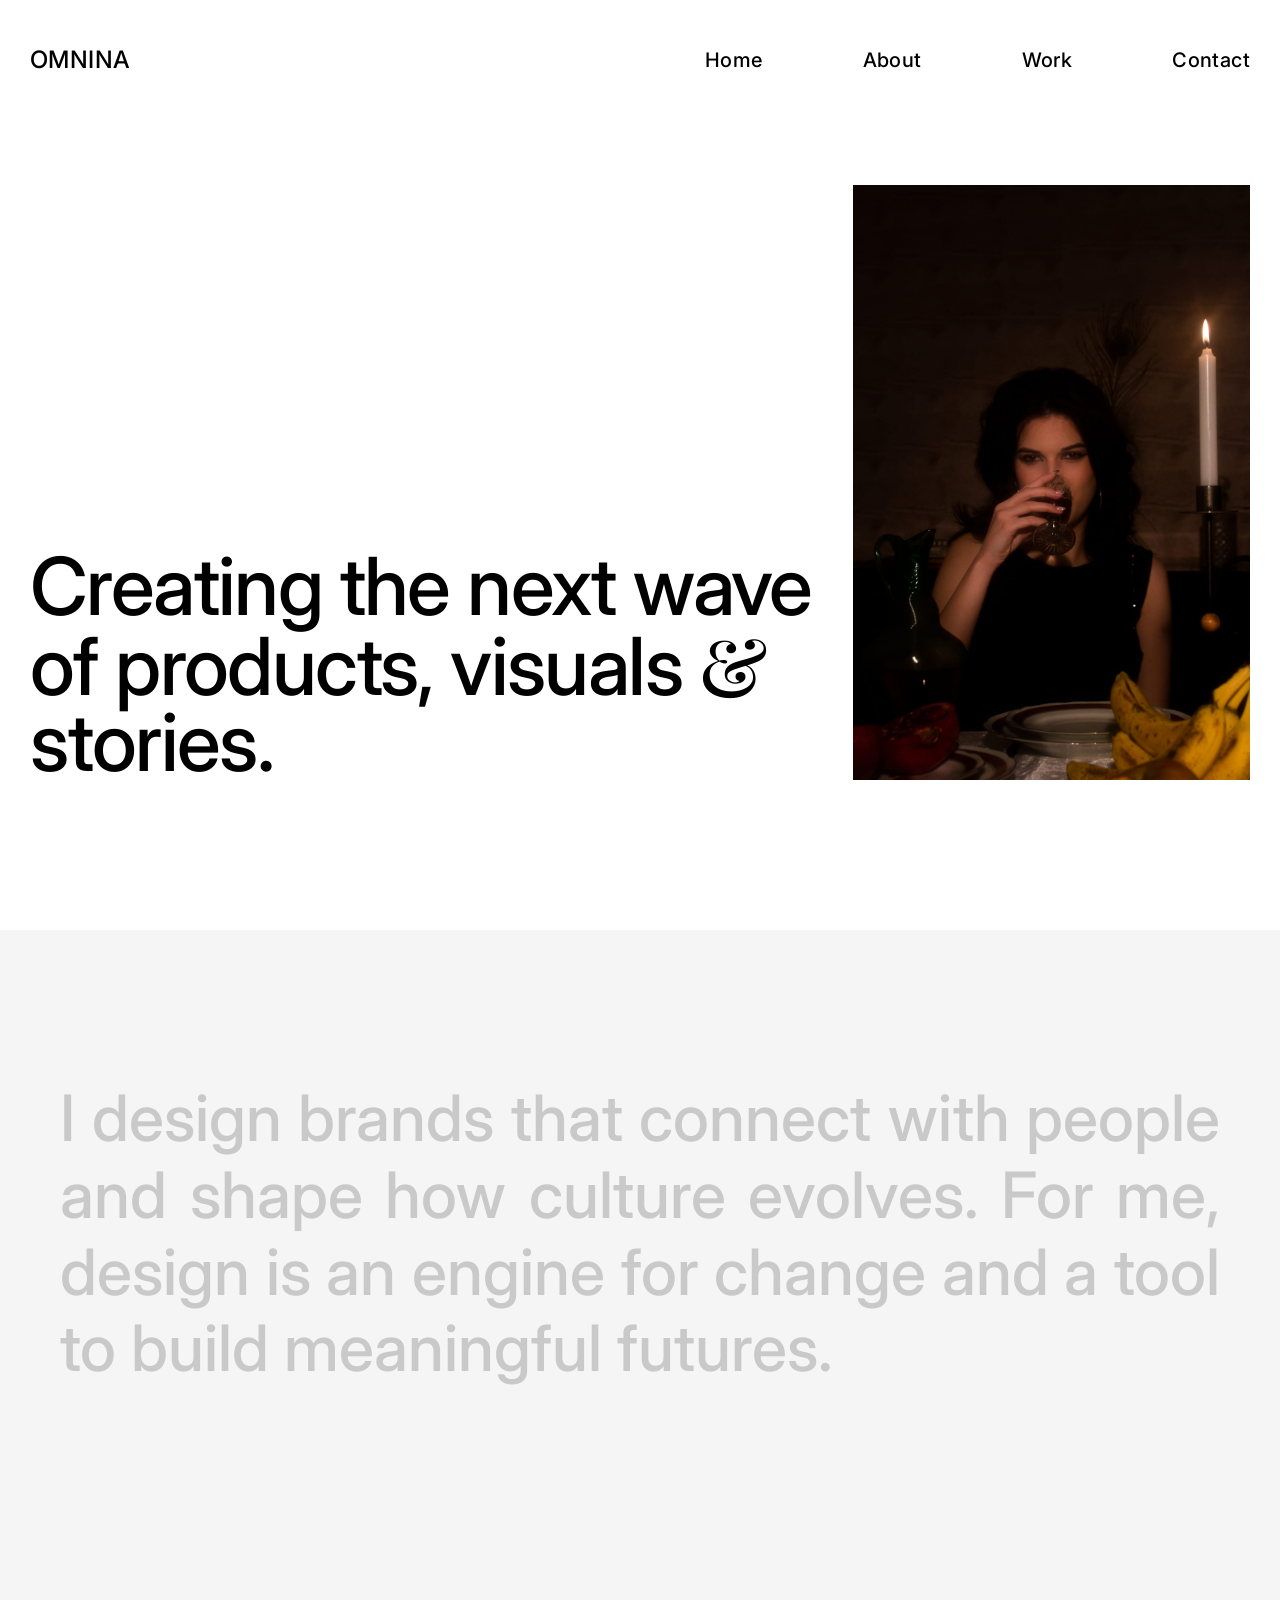
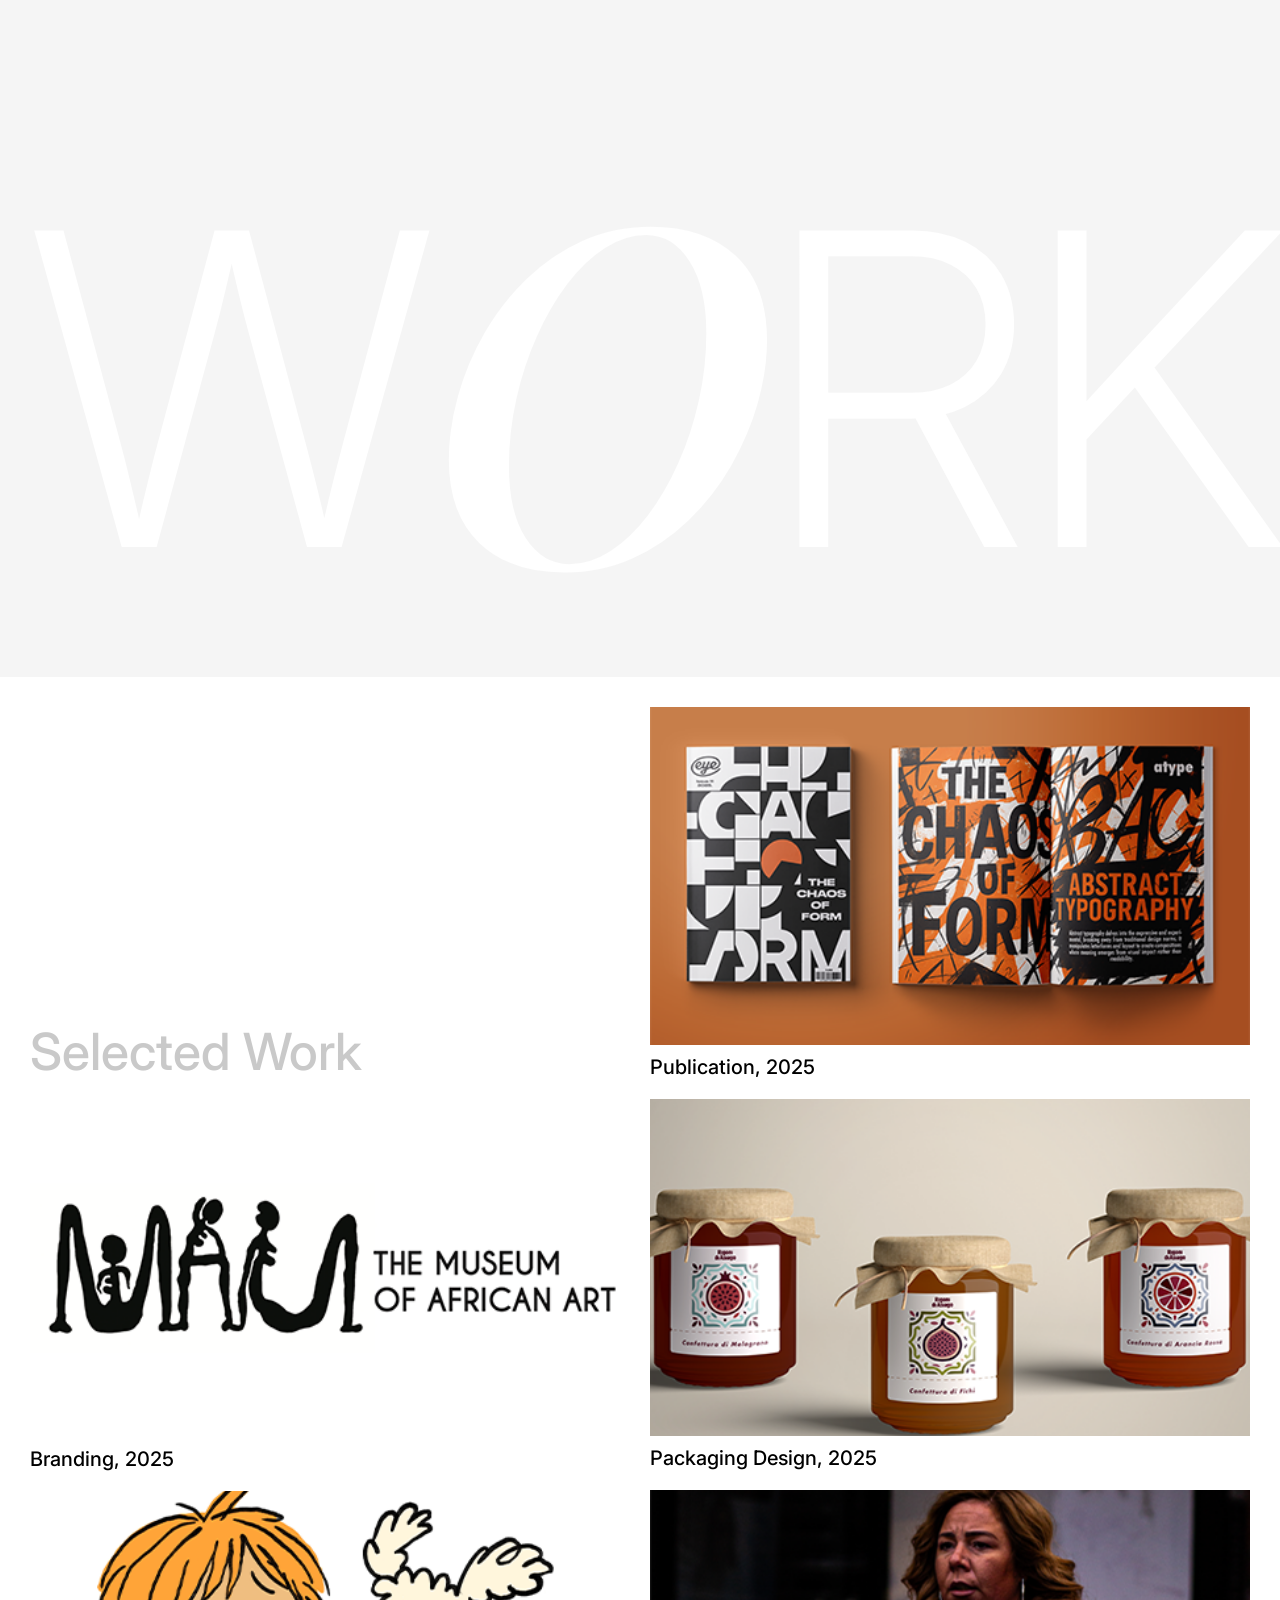
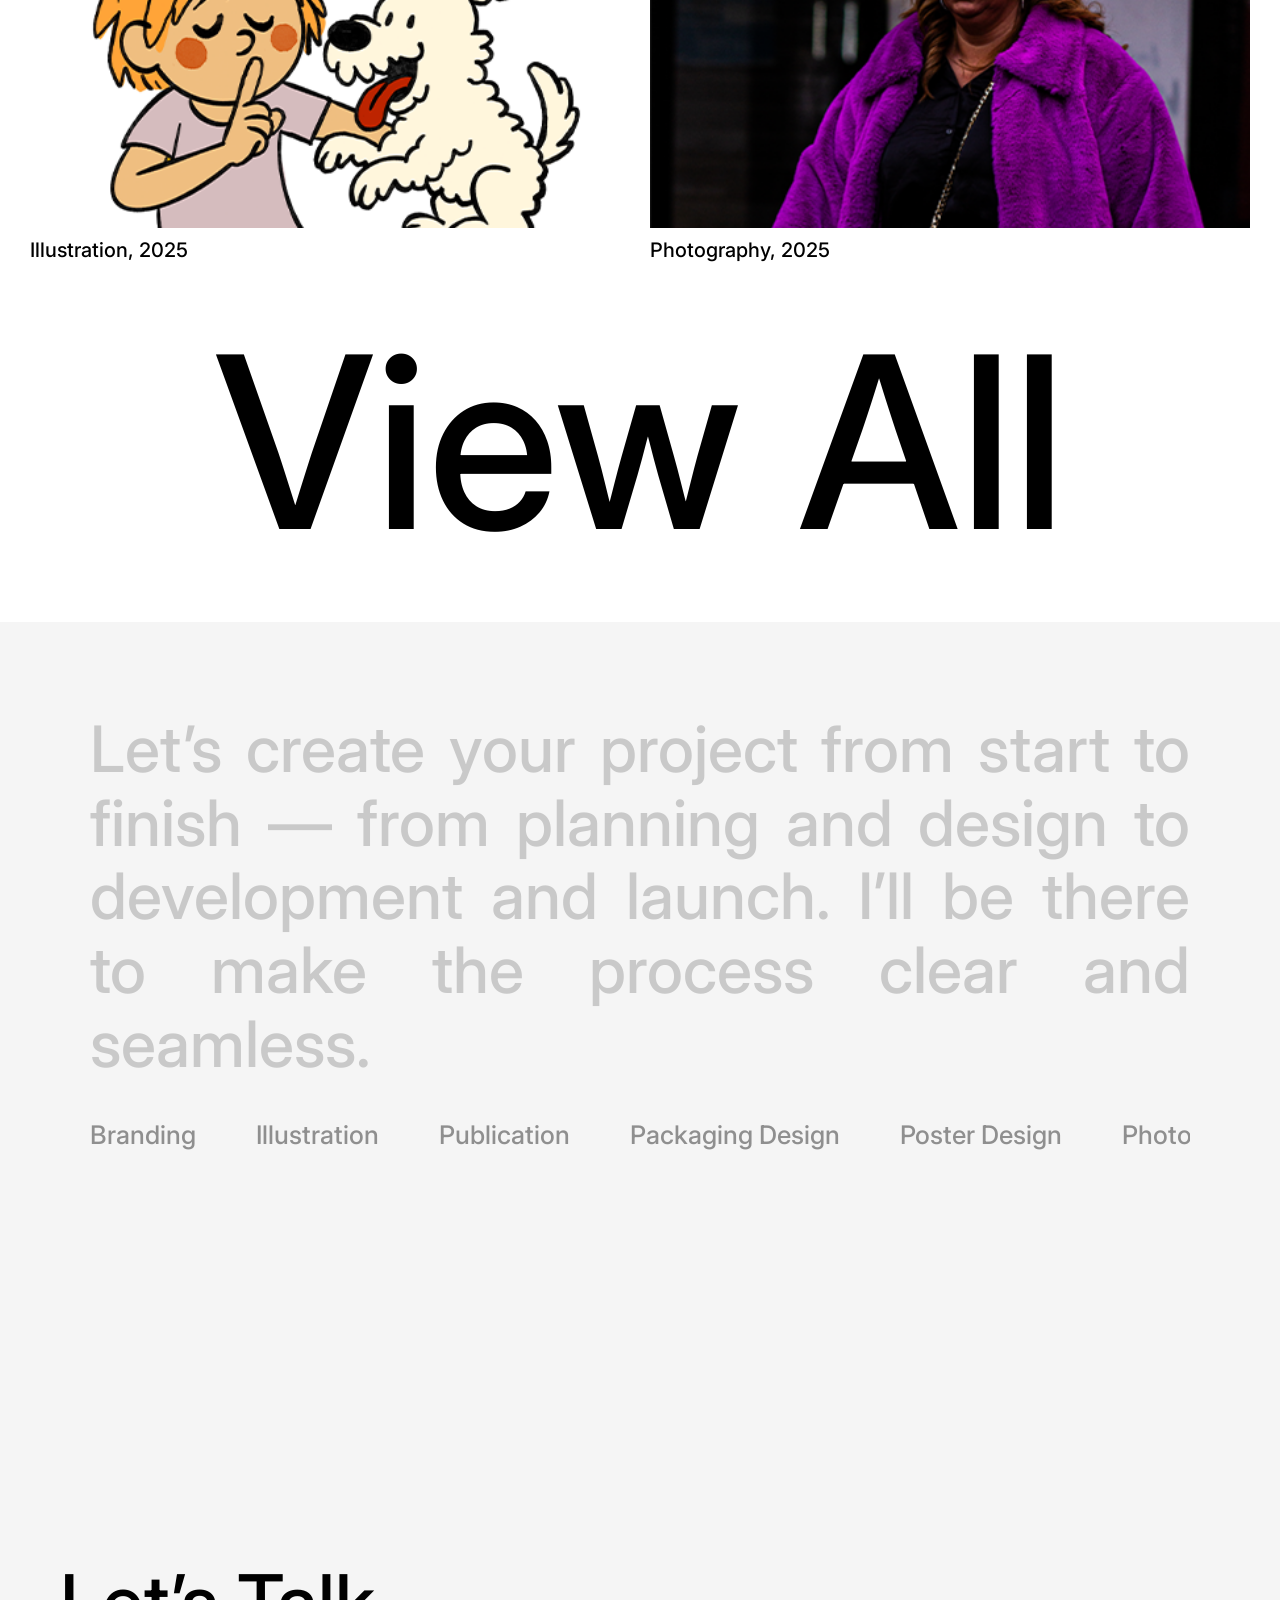
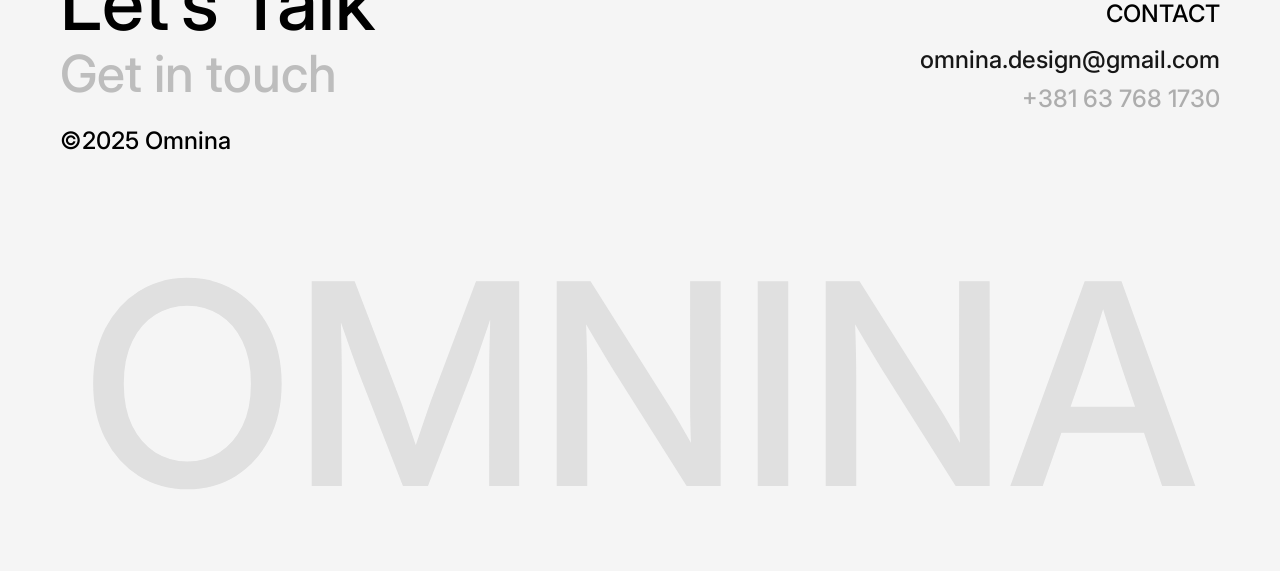
<file: index.html>
<!doctype html>
<html lang="sr">
<head>
  <meta charset="utf-8" />
  <meta name="viewport" content="width=device-width, initial-scale=1" />

  <title>OMNINA</title>

<link rel="preconnect" href="https://fonts.googleapis.com">
<link rel="preconnect" href="https://fonts.gstatic.com" crossorigin>
<link href="https://fonts.googleapis.com/css2?family=Inter:ital,opsz,wght@0,14..32,100..900;1,14..32,100..900&family=Playfair+Display:ital,wght@0,400..900;1,400..900&display=swap" rel="stylesheet">
  <link rel="stylesheet" href="styles.css" />
   <script src="script.js" defer></script>
</head>
<body>

<header class="site-header">
  <div class="header-inner">
    <div class="logo">OMNINA</div>

    <nav class="nav">
      <a href="index.html" class="nav-link">Home</a>
      <a href="about.html" class="nav-link">About</a>
      <a href="work.html" class="nav-link">Work</a>
      <a href="contact.html" class="nav-link">Contact</a>
    </nav>

  </div>
</header>
  <main id="home" class="hero">
    <div class="hero-inner">
      <div class="hero-copy">
        <h1 class="headline">
          Creating the next wave of products, visuals <span class="ampersand">&amp;</span> stories.
        </h1>
      </div>

      <div class="hero-media">
        <img src="img/ja.JPG" alt="Portrait" class="hero-image" />
      </div>
    </div>
  </main>

  <section id="about"></section>
  <section id="work"></section>
  <section id="contact"></section>
  <section class="statement">

<section class="statement">
  <p class="scroll-fill">
    I design brands that connect with people and shape how culture evolves.
    For me, design is an engine for change and a tool to build meaningful futures.
  </p>
</section>

<section class="work-title">
  <h2 class="work-text">
      <h1 class="work-text">W<span class="work-o">O</span>RK</h1>
  </h2>
</section>

<section id="work" class="selected-work">
  <div class="sw-col">
    <div class="sw-heading"><h3 class="word-fill">Selected Work</h3></div>

    <figure class="sw-item">
      <img class="thumb" src="img/brending.png" alt="Branding" />
      <figcaption>Branding, 2025</figcaption>
    </figure>

    <figure class="sw-item">
      <img class="thumb" src="img/ilustracija.png" alt="Illustration" />
      <figcaption>Illustration, 2025</figcaption>
    </figure>
  </div>

  <div class="sw-col">
    <figure class="sw-item">
      <img class="thumb" src="img/publikacije.png" alt="Publication" />
      <figcaption>Publication, 2025</figcaption>
    </figure>

    <figure class="sw-item">
      <img class="thumb" src="img/pakovanje.png" alt="Packaging Design" />
      <figcaption>Packaging Design, 2025</figcaption>
    </figure>

    <figure class="sw-item">
      <img class="thumb" src="img/foto.png" alt="Photography" />
      <figcaption>Photography, 2025</figcaption>
    </figure>
  </div>
</section>

<section class="cta-viewall">
  <a href="work.html" class="cta-link">View All</a>
</section>

<section class="service-card">
  <p class="scroll-fill">
    Let’s create your project from start to finish — from planning and design to
    development and launch. I’ll be there to make the process clear and seamless.
  </p>

  <div class="marquee">
    <div class="marquee-track">
      <span>Branding</span>
      <span>Illustration</span>
      <span>Publication</span>
      <span>Packaging Design</span>
      <span>Poster Design</span>
      <span>Photography</span>

      <span>Branding</span>
      <span>Illustration</span>
      <span>Publication</span>
      <span>Packaging Design</span>
      <span>Poster Design</span>
      <span>Photography</span>
    </div>
  </div>
</section>
<section class="site-footer">
  <div class="footer-inner">
    <div class="f-left">
      <h4 class="ft-title">Let’s Talk</h4>
      <div class="ft-sub">Get in touch</div>
      <div class="ft-copy">©2025 Omnina</div>
    </div>

    <div class="f-right">
      <div class="ft-label">CONTACT</div>
        <a href="mailto:omnina.desing@gmail.com" class="ft-link">omnina.design@gmail.com</a>
        <a href="tel:+381637681730" class="ft-link dim">+381 63 768 1730</a>
    </div>
  </div>

  <div class="footer-watermark" aria-hidden="true">OMNINA</div>
</section>

</body>
</html>
</file>
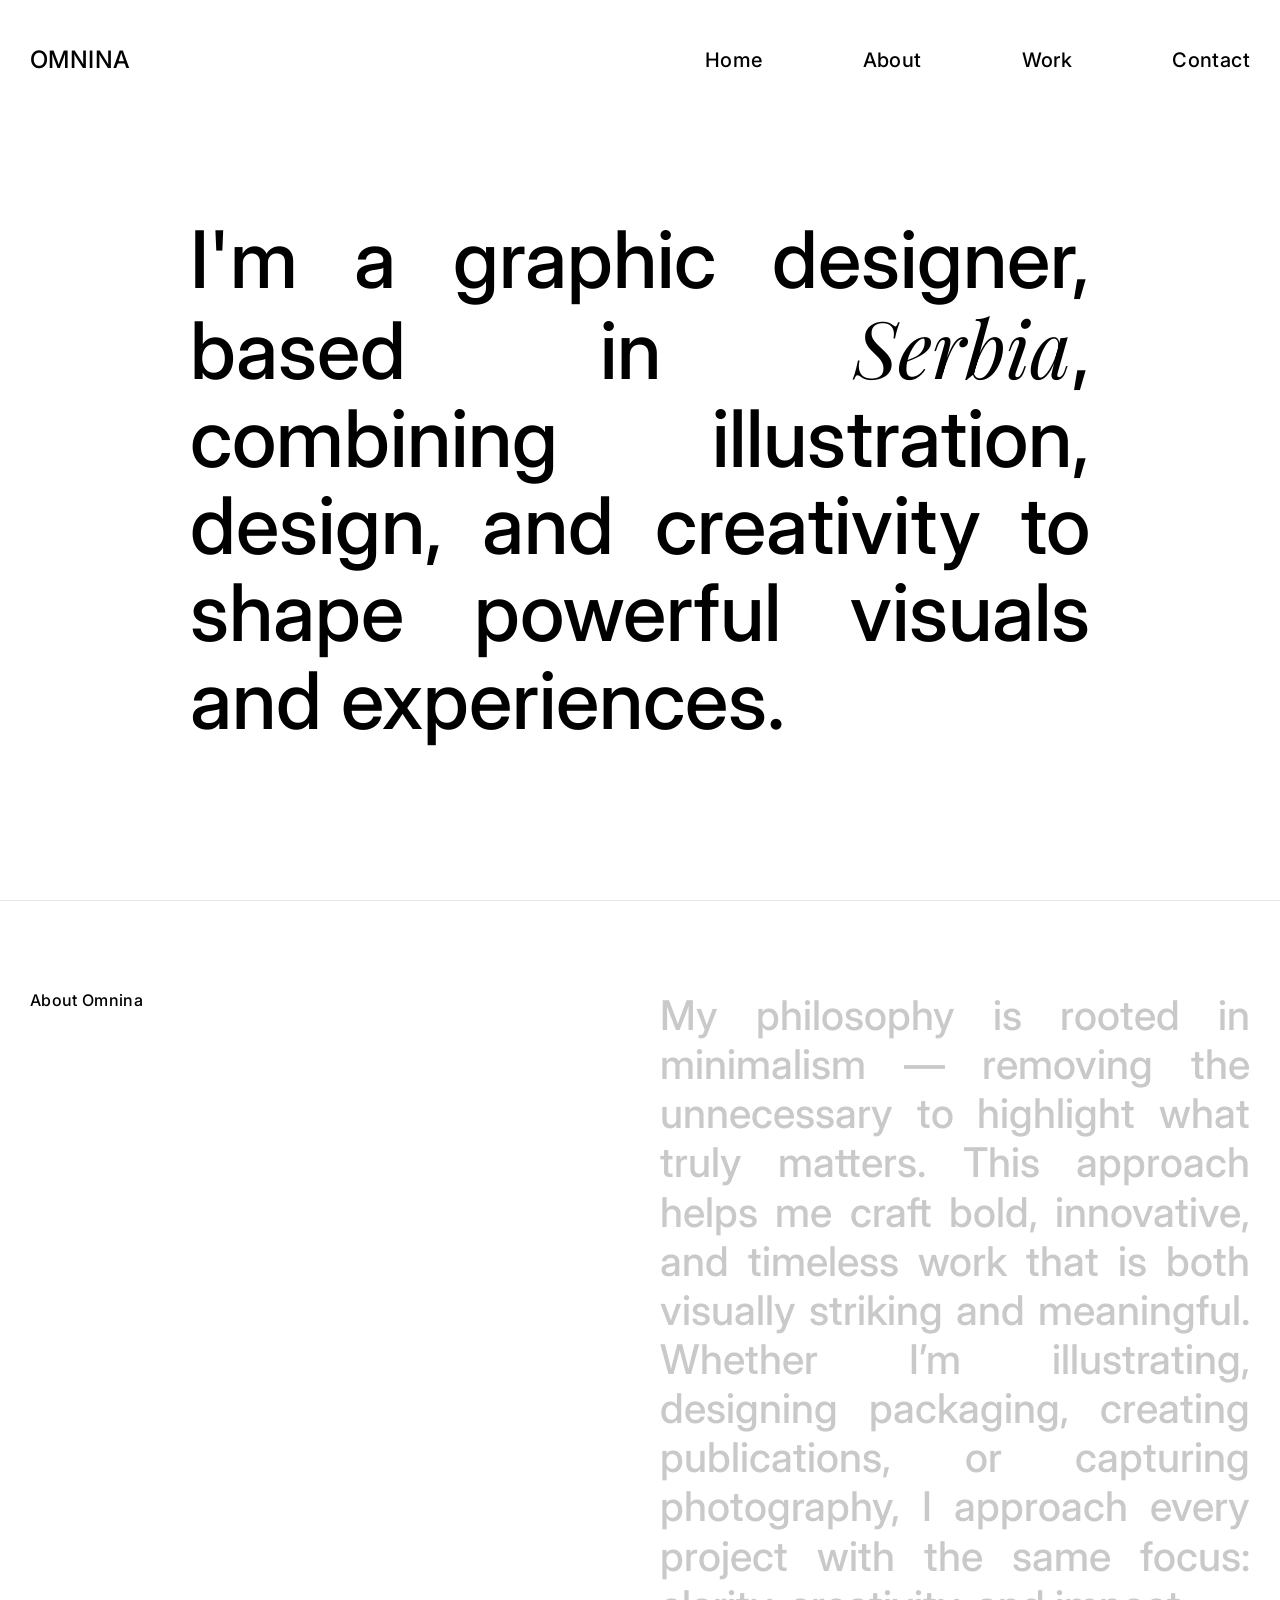
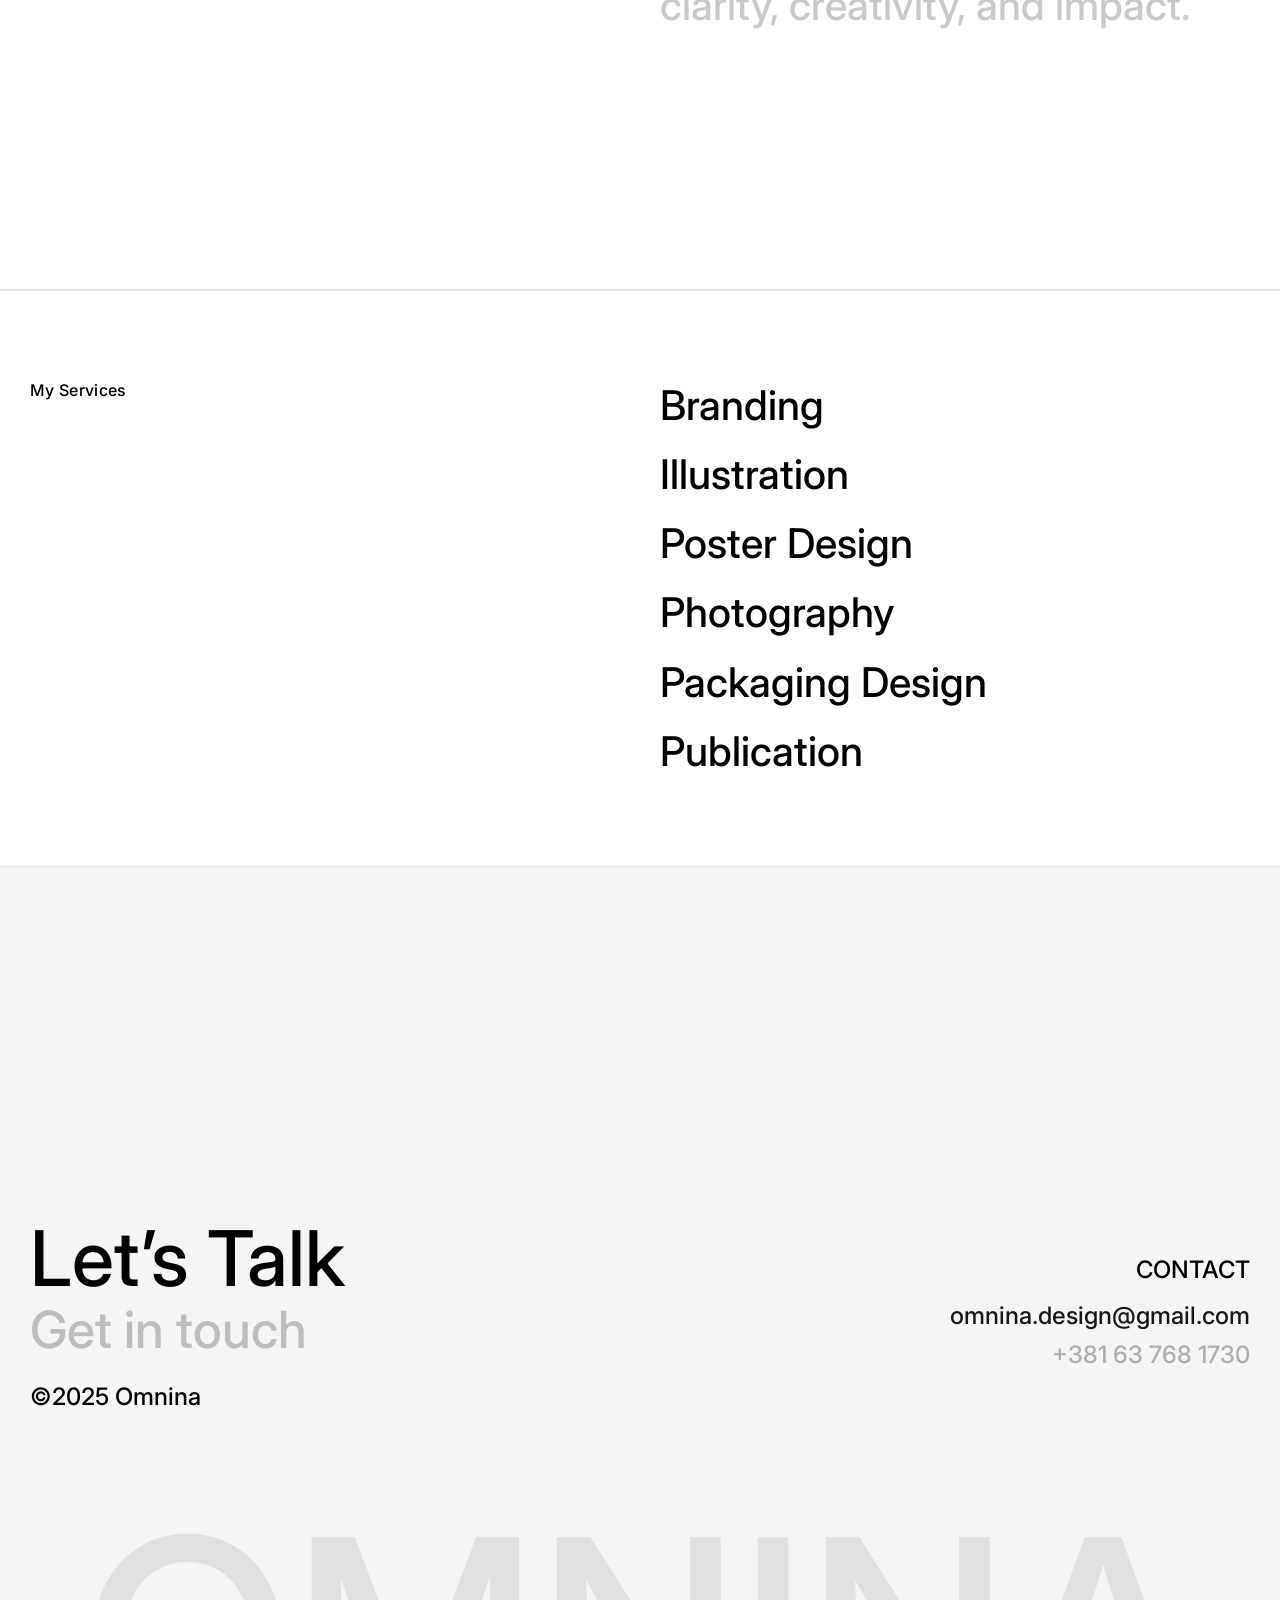
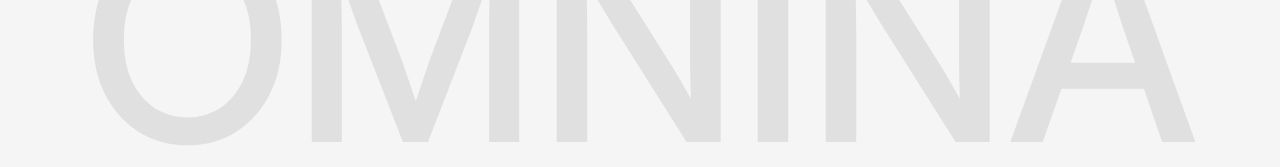
<file: about.html>
<!doctype html>
<html lang="en">
<head>
  <meta charset="utf-8" />
  <meta name="viewport" content="width=device-width, initial-scale=1" />
  <title>About — Omnina</title>
<link rel="preconnect" href="https://fonts.googleapis.com">
<link rel="preconnect" href="https://fonts.gstatic.com" crossorigin>
<link href="https://fonts.googleapis.com/css2?family=Inter:ital,opsz,wght@0,14..32,100..900;1,14..32,100..900&family=Playfair+Display:ital,wght@0,400..900;1,400..900&display=swap" rel="stylesheet">
  <link rel="stylesheet" href="styles.css" />
   <script src="script.js" defer></script>
</head>
<body>

<header class="site-header">
  <div class="header-inner">
    <div class="logo">OMNINA</div>

    <nav class="nav">
      <a href="index.html" class="nav-link">Home</a>
      <a href="about.html" class="nav-link">About</a>
      <a href="work.html" class="nav-link">Work</a>
      <a href="contact.html" class="nav-link">Contact</a>
    </nav>

  </div>
</header>

  <section id="about" class="about-hero">
    <p class="about-hero-copy">
      I'm a graphic designer, based in <span class="serbia-ital">Serbia</span>, combining illustration, design, and creativity to shape powerful visuals and experiences.
    </p>
  </section>

  <section class="about-split about-split--full">
    <div class="split-left">
      <h6 class="split-label">About Omnina</h6>
    </div>
    <div class="split-right">
      <p class="split-copy scroll-fill">
        My philosophy is rooted in minimalism — removing the unnecessary to highlight what truly matters.
        This approach helps me craft bold, innovative, and timeless work that is both visually striking and meaningful.
        Whether I’m illustrating, designing packaging, creating publications, or capturing photography,
        I approach every project with the same focus: clarity, creativity, and impact.
      </p>
    </div>
  </section>

  <section class="about-split about-services">
    <div class="split-left">
      <h6 class="split-label">My Services</h6>
    </div>
<div class="services-grid">
  <div class="svc">Branding</div>
  <div class="svc">Illustration</div>
  <div class="svc">Poster Design</div>
  <div class="svc">Photography</div>
  <div class="svc">Packaging Design</div>
  <div class="svc">Publication</div>    
</div>
  </section>

  <section class="site-footer" id="contact">
    <div class="footer-inner">
      <div class="f-left">
        <h4 class="ft-title">Let’s Talk</h4>
        <div class="ft-sub">Get in touch</div>
        <div class="ft-copy">©2025 Omnina</div>
      </div>
      <div class="f-right">
        <div class="ft-label">CONTACT</div>
        <a href="mailto:omnina.desing@gmail.com" class="ft-link">omnina.design@gmail.com</a>
        <a href="tel:+381637681730" class="ft-link dim">+381 63 768 1730</a>
      </div>
    </div>
    <div class="footer-watermark" aria-hidden="true">OMNINA</div>
  </section>

</body>
</html>
</file>
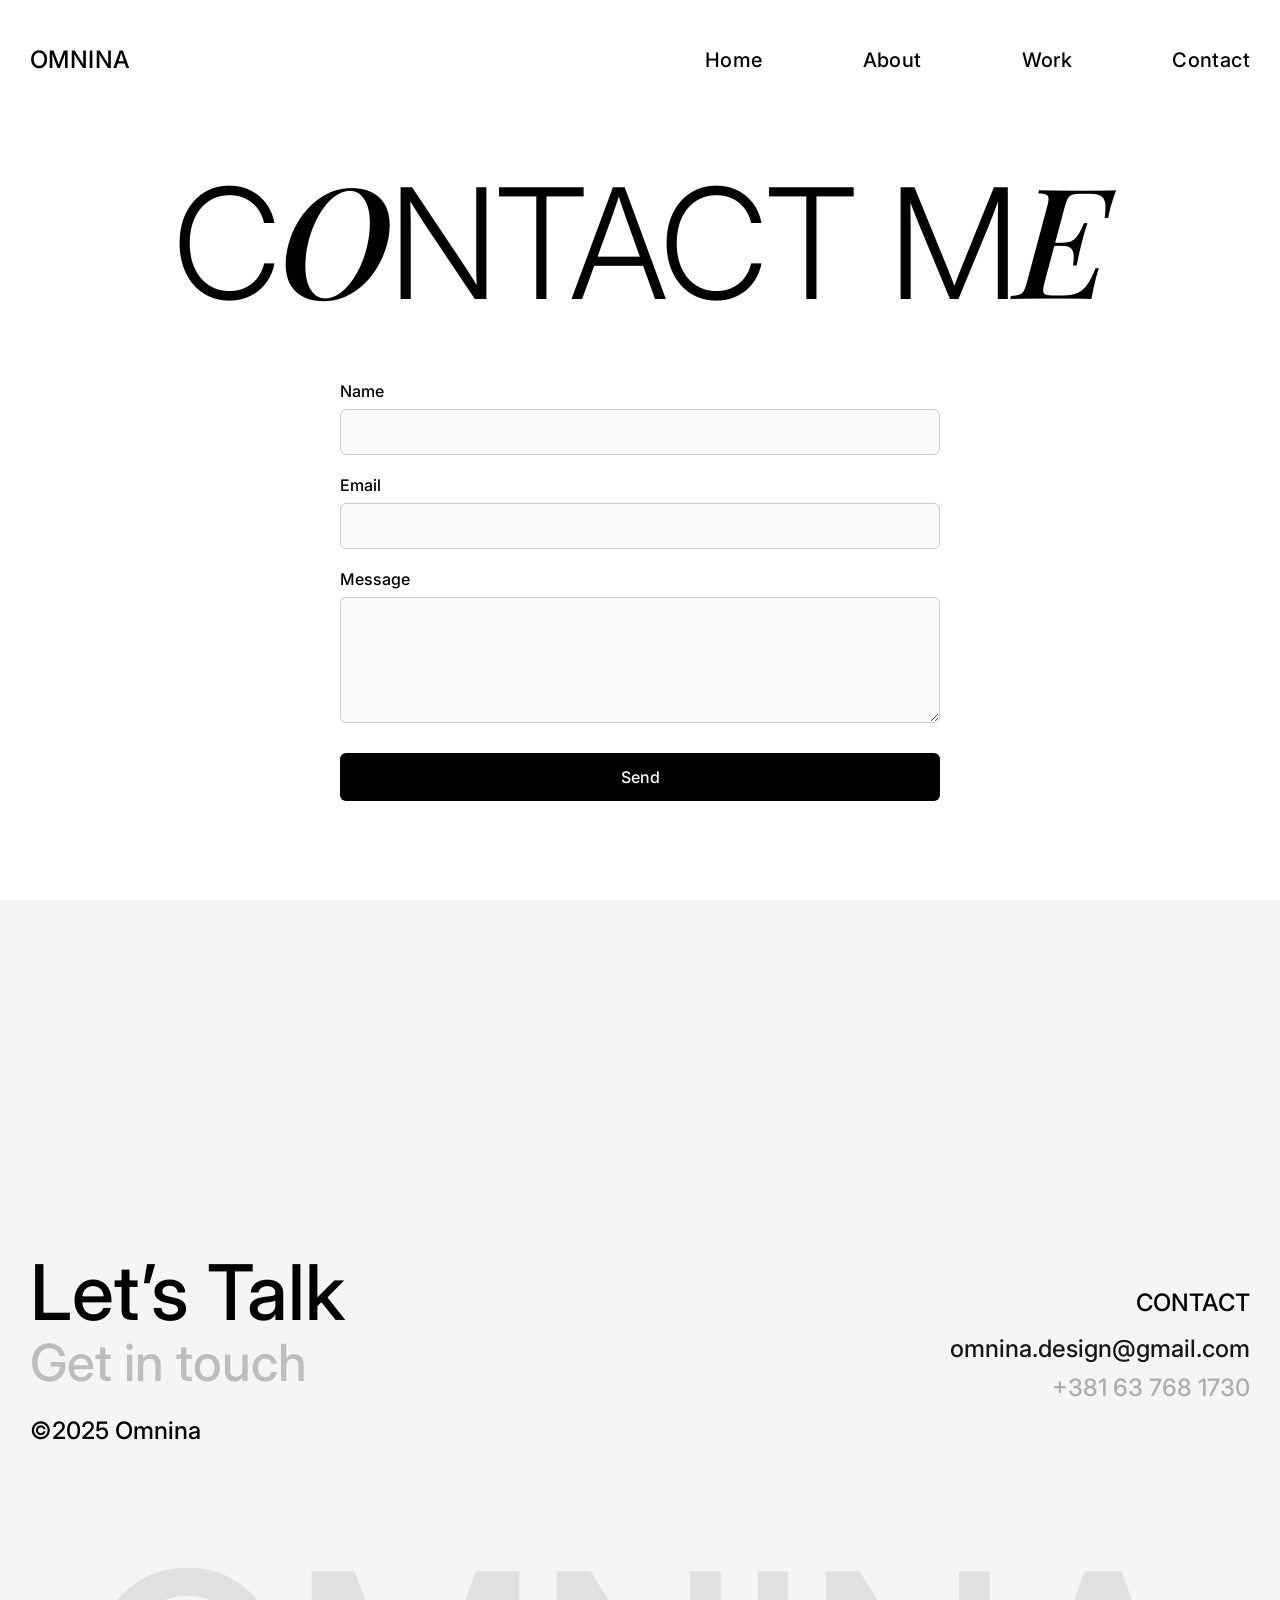
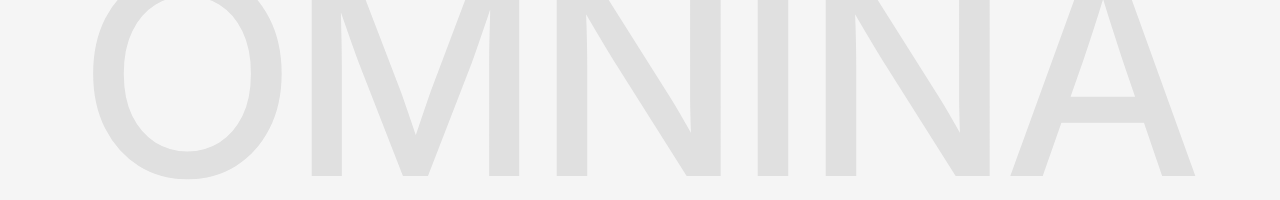
<file: contact.html>
<!doctype html>
<html lang="en">
<head>
  <meta charset="utf-8" />
  <meta name="viewport" content="width=device-width, initial-scale=1" />
  <title>Contact — Omnina</title>
<link rel="preconnect" href="https://fonts.googleapis.com">
<link rel="preconnect" href="https://fonts.gstatic.com" crossorigin>
<link href="https://fonts.googleapis.com/css2?family=Inter:ital,opsz,wght@0,14..32,100..900;1,14..32,100..900&family=Playfair+Display:ital,wght@0,400..900;1,400..900&display=swap" rel="stylesheet">
  <link rel="stylesheet" href="styles.css" />
   <script src="script.js" defer></script>
</head>
<body>

  <header class="site-header">
    <div class="header-inner">
      <div class="logo">OMNINA</div>
    <nav class="nav">
      <a href="index.html" class="nav-link">Home</a>
      <a href="about.html" class="nav-link">About</a>
      <a href="work.html" class="nav-link">Work</a>
      <a href="contact.html" class="nav-link">Contact</a>
    </nav>
    </div>
  </header>

<main id="top">
  <section class="contact-hero">
<h1 class="contact-hero-text">
    C<span class="contact-hero-o">O</span>NTACT M<span class="contact-hero-e">E</span>
  </h1>
    <form class="contact-form">
      <label>
        Name
        <input type="text" name="name" required>
      </label>
      <label>
        Email
        <input type="email" name="email" required>
      </label>
      <label>
        Message
        <textarea name="message" rows="5" required></textarea>
      </label>
      <button type="submit">Send</button>
    </form>
  </section>
</main>

  <section class="site-footer" id="contact">
    <div class="footer-inner">
      <div class="f-left">
        <h4 class="ft-title">Let’s Talk</h4>
        <div class="ft-sub">Get in touch</div>
        <div class="ft-copy">©2025 Omnina</div>
      </div>
      <div class="f-right">
        <div class="ft-label">CONTACT</div>
        <a href="mailto:omnina.desing@gmail.com" class="ft-link">omnina.design@gmail.com</a>
        <a href="tel:+381637681730" class="ft-link dim">+381 63 768 1730</a>
      </div>
    </div>
    <div class="footer-watermark" aria-hidden="true">OMNINA</div>
  </section>

</body>
</html>
</file>
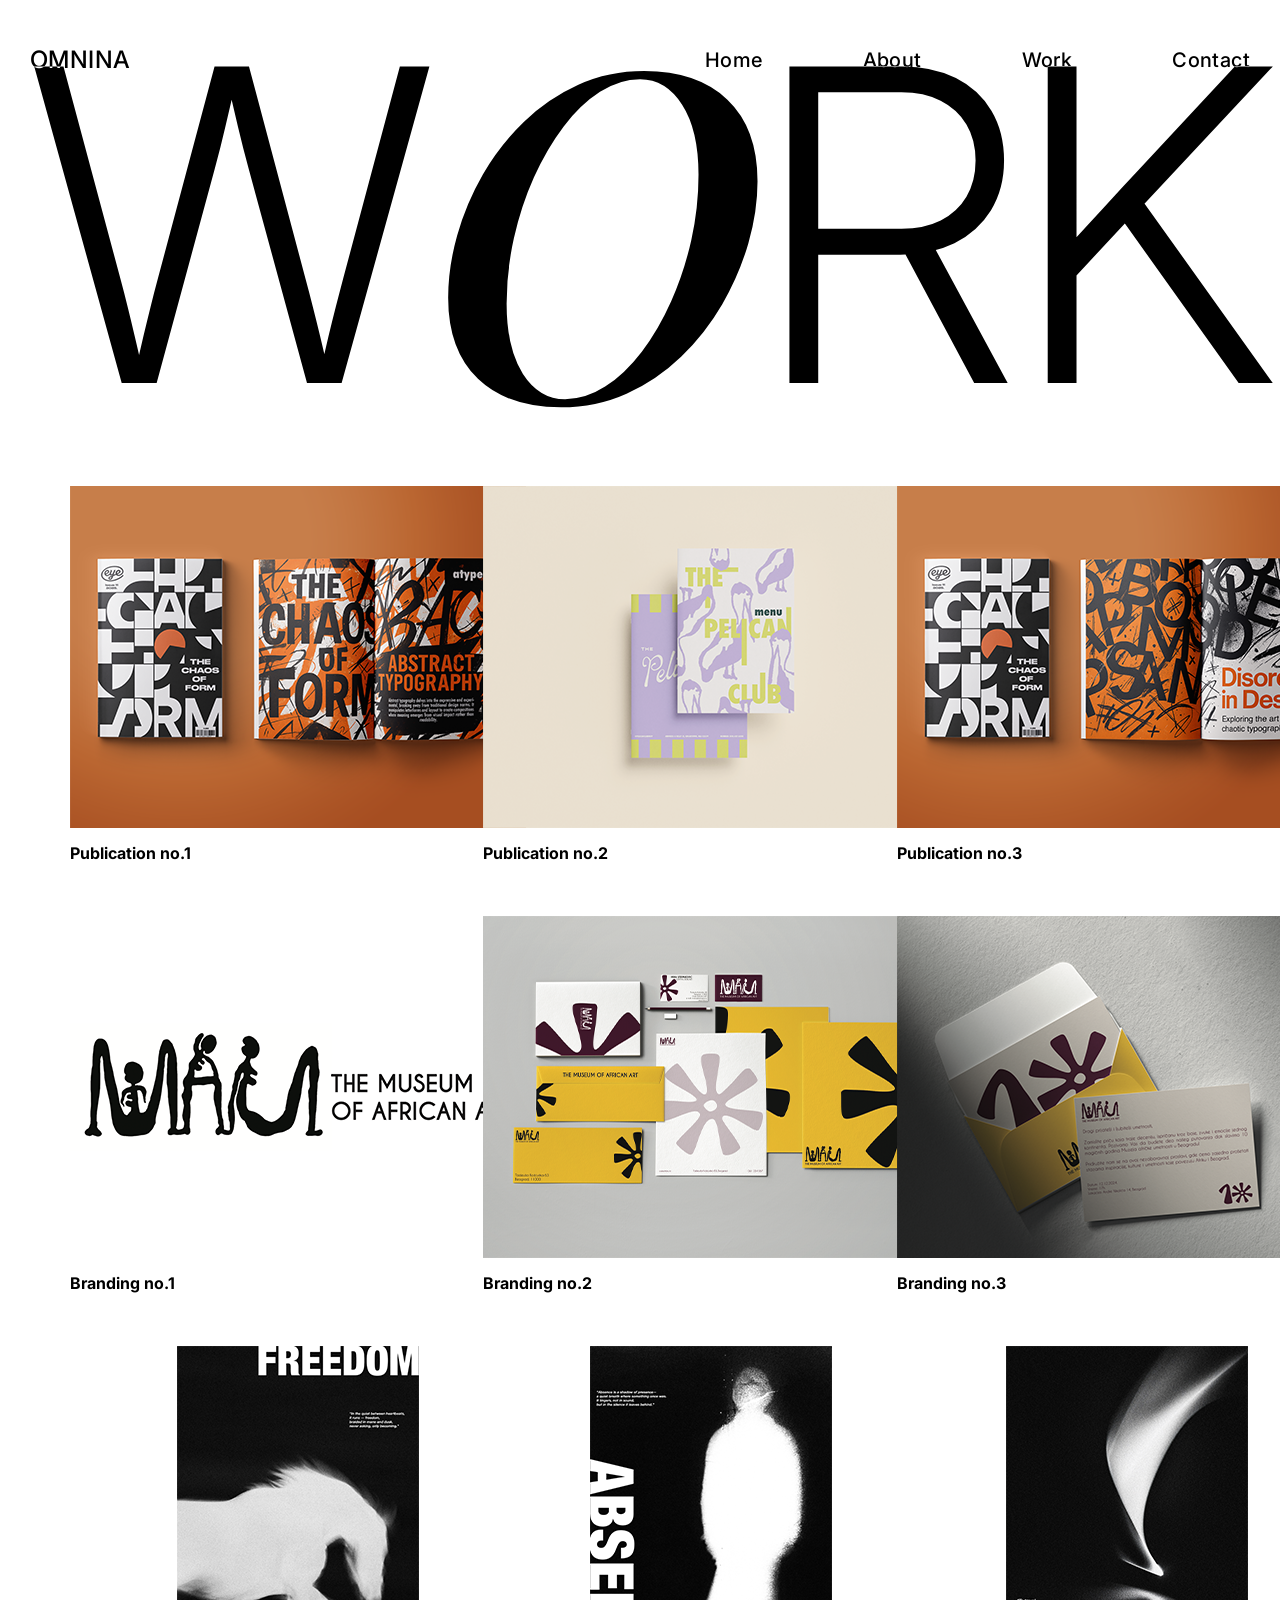
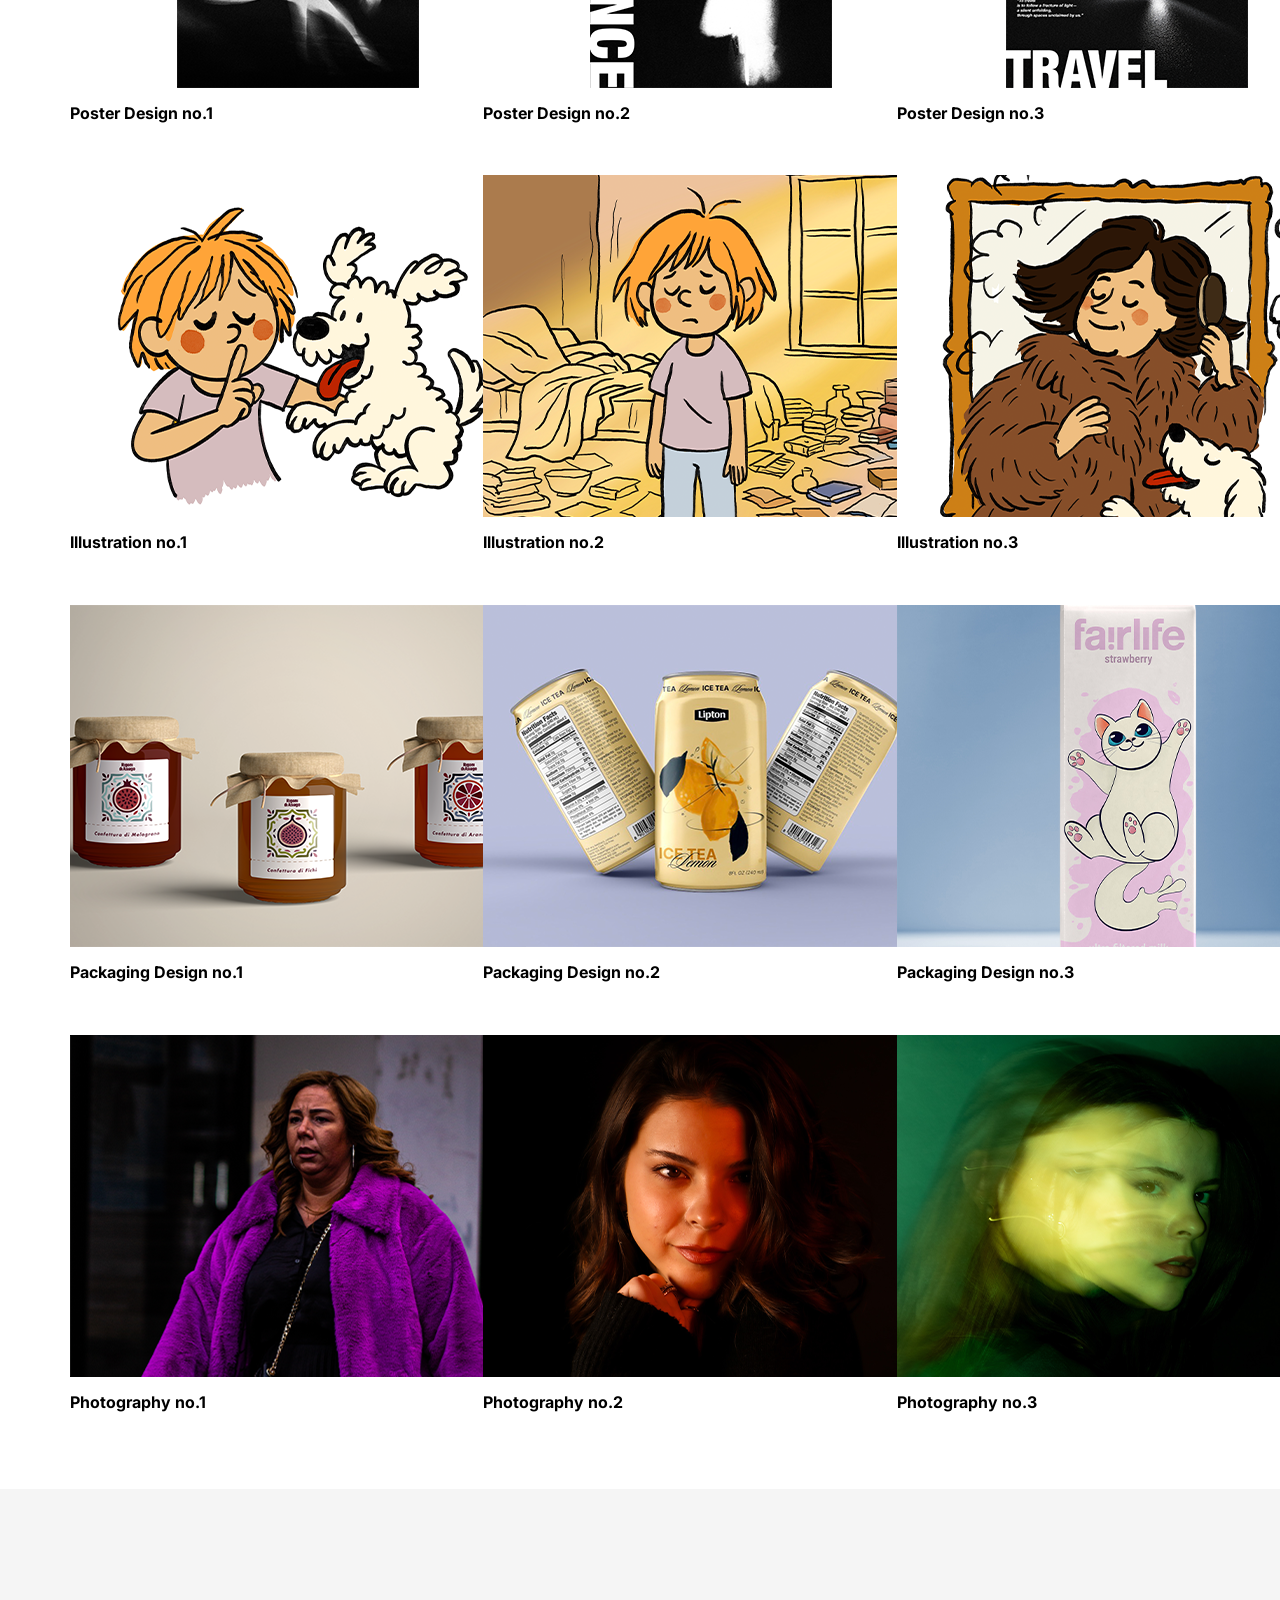
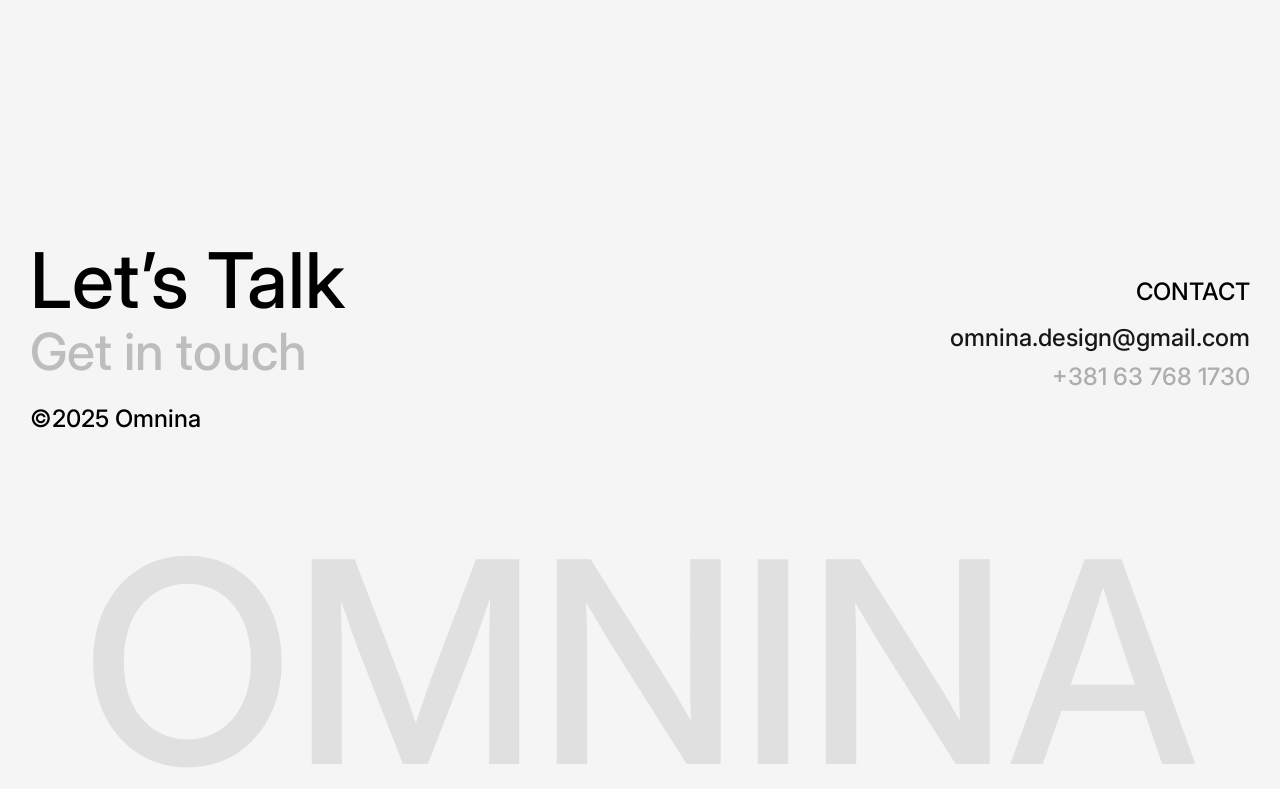
<file: work.html>
<!doctype html>
<html lang="en">
<head>
  <meta charset="utf-8" />
  <meta name="viewport" content="width=device-width, initial-scale=1" />
  <title>Work — Omnina</title>
<link rel="preconnect" href="https://fonts.googleapis.com">
<link rel="preconnect" href="https://fonts.gstatic.com" crossorigin>
<link href="https://fonts.googleapis.com/css2?family=Inter:ital,opsz,wght@0,14..32,100..900;1,14..32,100..900&family=Playfair+Display:ital,wght@0,400..900;1,400..900&display=swap" rel="stylesheet">
  <link rel="stylesheet" href="styles.css" />
   <script src="script.js" defer></script>
</head>
<body>

<header class="site-header">
  <div class="header-inner">
    <div class="logo">OMNINA</div>

    <nav class="nav">
      <a href="index.html" class="nav-link">Home</a>
      <a href="about.html" class="nav-link">About</a>
      <a href="work.html" class="nav-link">Work</a>
      <a href="contact.html" class="nav-link">Contact</a>
    </nav>

  </div>
</header>

  <main id="top">
    <section class="work-hero">
      <h1 class="work-hero-text">W<span class="work-hero-o">O</span>RK</h1>
    </section>

    <section class="work-grid">
      <figure class="work-item">
        <img src="img/publikacije.png" alt="Publication no.1">
        <figcaption class = "work-caption">Publication no.1</figcaption>
      </figure>

      <figure class="work-item">
        <img src="img/publikacija%202.png" alt="Publication no.2">
        <figcaption class = "work-caption">Publication no.2</figcaption>
      </figure>

      <figure class="work-item">
        <img src="img/publikacije%203.png" alt="Publication no.3">
        <figcaption class = "work-caption">Publication no.3</figcaption>
      </figure>

      <figure class="work-item">
        <img src="img/brending.png" alt="Branding no.1">
        <figcaption class = "work-caption">Branding no.1</figcaption>
      </figure>

      <figure class="work-item">
        <img src="img/brending%202.png" alt="Branding no.2">
        <figcaption class = "work-caption">Branding no.2</figcaption>
      </figure>

      <figure class="work-item">
        <img src="img/brending%203.png" alt="Branding no.3">
        <figcaption class = "work-caption">Branding no.3</figcaption>
      </figure>

      <figure class="work-item">
        <img src="img/poster%20.png" alt="Poster Design no.1">
        <figcaption class = "work-caption">Poster Design no.1</figcaption>
      </figure>

      <figure class="work-item">
        <img src="img/poster%202.png" alt="Poster Design no.2">
        <figcaption class = "work-caption">Poster Design no.2</figcaption>
      </figure>

      <figure class="work-item">
        <img src="img/poster%203.png" alt="Poster Design no.3">
        <figcaption class = "work-caption">Poster Design no.3</figcaption>
      </figure>

      <figure class="work-item">
        <img src="img/ilustracija.png" alt="Illustration no.1">
        <figcaption class = "work-caption">Illustration no.1</figcaption>
      </figure>

      <figure class="work-item">
        <img src="img/ilustracija%202.png" alt="Illustration no.2">
        <figcaption class = "work-caption">Illustration no.2</figcaption>
      </figure>

      <figure class="work-item">
        <img src="img/ilustracija%203.png" alt="Illustration no.3">
        <figcaption class = "work-caption">Illustration no.3</figcaption>
      </figure>

      <figure class="work-item">
        <img src="img/pakovanje.png" alt="Packaging Design no.1">
        <figcaption class = "work-caption">Packaging Design no.1</figcaption>
      </figure>

      <figure class="work-item">
        <img src="img/pakovanje%202.png" alt="Packaging Design no.2">
        <figcaption class = "work-caption">Packaging Design no.2</figcaption>
      </figure>

      <figure class="work-item">
        <img src="img/pakovanje%203.png" alt="Packaging Design no.3">
        <figcaption class = "work-caption">Packaging Design no.3</figcaption>
      </figure>

      <figure class="work-item">
        <img src="img/foto.png" alt="Photography no.1">
        <figcaption class = "work-caption">Photography no.1</figcaption>
      </figure>

      <figure class="work-item">
        <img src="img/foto%202.png" alt="Photography no.2">
        <figcaption class = "work-caption">Photography no.2</figcaption>
      </figure>

      <figure class="work-item">
        <img src="img/foto%203.png" alt="Photography no.3">
        <figcaption class = "work-caption">Photography no.3</figcaption>
      </figure>
    </section>
  </main>

  <section class="site-footer" id="contact">
    <div class="footer-inner">
      <div class="f-left">
        <h4 class="ft-title">Let’s Talk</h4>
        <div class="ft-sub">Get in touch</div>
        <div class="ft-copy">©2025 Omnina</div>
      </div>
      <div class="f-right">
        <div class="ft-label">CONTACT</div>
        <a href="mailto:omnina.desing@gmail.com" class="ft-link">omnina.design@gmail.com</a>
        <a href="tel:+381637681730" class="ft-link dim">+381 63 768 1730</a>
      </div>
    </div>
    <div class="footer-watermark" aria-hidden="true">OMNINA</div>
  </section>

</body>
</html>
</file>
<file: styles.css>
:root{
  --page-m: 30px;
  --footer-top: 20px;
  --text: #000;
  --bg: #fff;
  --gap: 30px;
  --header-h: 60px;
  --grid-gap: 20px;
  --card-min: 320px;
}

*{ box-sizing:border-box; }
html,body{
  margin:0;
  background:var(--bg);
  color:var(--text);
  font-family:'Inter',system-ui,-apple-system,Segoe UI,Roboto,Arial,sans-serif;
  line-height:1.2;
  overflow-x:hidden;
}

.site-header{
  position:fixed;
  top:var(--page-m);
  left:var(--page-m);
  right:var(--page-m);
  height:var(--header-h);
  z-index:10;
  filter:invert(1);
  mix-blend-mode:difference;
}
.header-inner{
  height:100%;
  display:flex;
  justify-content:space-between;
  align-items:center;
}

.logo{ 
  font-weight:500; 
  font-size:24px; 
  letter-spacing:.02em; 
}

.nav{ 
  display:flex; 
  align-items:center; 
  gap:clamp(40px,8vw,100px); 
  margin-left:auto;
}

.nav-link{ 
  text-decoration:none; 
  color:var(--text); 
  font-weight:500; 
  font-size:20px; 
  letter-spacing:.02em;
 }


.hero{
  min-height:100vh;
  padding-left:var(--page-m);
  padding-right:var(--page-m);
}

.hero-inner{
  min-height:calc(100vh - var(--header-h) - var(--page-m));
  display:grid;
  grid-template-columns:2fr 1fr;
  gap:var(--gap);
  align-items:end;
  padding-top:calc(var(--page-m) + var(--header-h));
  padding-bottom:var(--page-m);
}

.hero-copy{ align-self:end; }

.headline{
  margin:0;
  font-size:clamp(56px,7vw,80px);
  font-weight:500;
  letter-spacing:-0.02em;
  line-height:.95;
  max-width:18ch;
}

.ampersand{
  font-family:'Playfair Display',serif;
  font-weight:500;
  font-size:1em;
  line-height:.95;
  display:inline-block;
  transform:translateY(.02em);
}

.hero-media{ 
  align-self:end; 
  height:auto; 
  max-height:70vh; 
}

.hero-image{ 
  width:100%; 
  height:auto; 
  display:block; 
  object-fit:cover; 
}


.statement{
  background:#f5f5f5;
  margin-top:30px;
  padding:60px var(--page-m);
}

.statement .scroll-fill{
  display:block; width:100%; margin:0;
  font-weight:500; font-size:clamp(32px,5vw,64px);
  line-height:1.2; text-align:justify;
}

.statement .scroll-fill .word{ 
  color:#c9c9c9; 
  transition:color .40s linear; 
  display:inline; 
}

.statement .scroll-fill .word.on{ color:#000; }

.work-title{
  background:#f5f5f5;
  margin-left:calc(-1 * var(--page-m));
  margin-right:calc(-1 * var(--page-m));
  padding-left:var(--page-m);
  padding-right:var(--page-m);
  overflow:hidden;
}

.work-text{
  margin:0; color:#fff;
  font-family:'Inter',sans-serif; font-weight:300;
  white-space:nowrap; letter-spacing:-0.02em;
  font-size:min(34vw,95vh);
  line-height:.85; text-align:center;
  padding:10vh 0;
}

.work-o{
  font-family:'Playfair Display',serif;
  font-style:italic;
  font-weight:500;
  font-size:1.08em;
  line-height:1;
  position:relative;
  top:.04em;
  display:inline-block;
}

.selected-work{
  background:#fff;
  margin-left:calc(-1 * var(--page-m));
  margin-right:calc(-1 * var(--page-m));
  padding-left:var(--page-m);
  padding-right:var(--page-m);
  padding-top:30px;
  padding-bottom:0;
  display:grid;
  grid-template-columns:repeat(auto-fit,minmax(360px,1fr));
  gap:var(--grid-gap);
}

.sw-col{ 
  display:grid; 
  gap:var(--grid-gap); 
  align-content:start; 
}

.word-fill .char{ 
  color:#c9c9c9; 
  transition:color .35s linear; 
}

.word-fill .char.on{ color:#000; }

.sw-heading{ 
  display:flex; 
  align-items:flex-end; 
  min-height:0; 
}

.selected-work .word-fill{ 
  margin:0; 
  font-weight:500; 
  font-size:clamp(36px,4vw,64px); 
  line-height:1.1; 
}

.sw-item{ 
  margin:0; 
  min-width:0;
 }

.sw-item .thumb{ 
  width:100%; 
  aspect-ratio:16/9; 
  object-fit:cover; 
  display:block; 
}

.sw-item figcaption{
  margin-top:10px; 
  font:500 20px/1.2 'Inter',sans-serif; 
  color:#000;
  height:1.2em; 
  overflow:hidden; 
  white-space:nowrap; 
  text-overflow:ellipsis;
}

.cta-viewall{
  background:#fff;
  margin-left:calc(-1 * var(--page-m));
  margin-right:calc(-1 * var(--page-m));
  padding:60px var(--page-m);
  text-align:center;
}

.cta-viewall .cta-link{
  font-family:'Inter',sans-serif; font-weight:500;
  font-size:clamp(80px,24vw,240px);
  text-decoration:none; color:#000; line-height:1;
  display:inline-block; transition:transform .25s ease;
}

.cta-viewall .cta-link:hover{ transform:scale(1.05); }

.service-card{
  background:#f5f5f5;
  margin:30px var(--page-m) 0;
  padding:60px var(--page-m);
}

.service-card .scroll-fill{
  display:block; width:100%; margin:0 0 40px 0;
  font-weight:500; font-size:clamp(32px,5vw,64px);
  line-height:1.15; text-align:justify;
}

.marquee{ 
  overflow:hidden; 
  white-space:nowrap; 
  position:relative; 
}

.marquee-track{ 
  display:inline-flex; 
  gap:60px; 
  animation:marquee-linear 25s linear infinite; }

.marquee span{ font-weight:500; 
  font-size:clamp(18px,2vw,32px); 
  color:#8f8f8f; flex:0 0 auto; }

.marquee:hover .marquee-track{ animation-play-state:paused; }

@keyframes marquee-linear{ from{transform:translateX(0)} to{transform:translateX(-50%)} }

.site-footer{
  position:relative;
  background:#f5f5f5;
  min-height:100vh;
  padding:var(--page-m);
  display:grid;
  grid-template-columns:1fr 1fr;
  place-content:center;
  align-items:center;
  overflow:hidden;
}

.footer-inner{ 
  display:contents; 
  grid-template-columns:1fr 1fr; 
  gap:20px; 
  align-items:baseline;
 }

.ft-title{ 
  margin:0 0 6px 0; 
  font:500 clamp(36px,6vw,80px)/1 'Inter',sans-serif; 
  color:#000; 
}

.ft-sub{ 
  margin:0 0 28px 0; 
  font:500 clamp(28px,4vw,80px)/1 'Inter',sans-serif; 
  color:#bdbdbd; 
}

.ft-copy{ 
  margin:0; 
  font:500 24px/1.2 'Inter',sans-serif; 
}

.ft-left{ align-self:center; }

.f-right{ 
  justify-self:end; 
  text-align:right; 
  max-width:520px; 
  width:100%; 
}

.ft-label{ 
  margin:0 0 14px 0; 
  font:500 24px/1.2 'Inter',sans-serif; 
  color:#000; }

.ft-link{ 
  display:block; 
  margin:6px 0; 
  text-decoration:none; 
  font:500 24px/1.4 'Inter',sans-serif; 
  color:#000; 
  opacity:.9; }

.ft-link.dim{ color:#a6a6a6; }

.ft-link:hover{ opacity:1; text-decoration:underline; }

.footer-watermark{
  position:absolute; 
  left:var(--page-m); 
  right:var(--page-m); 
  bottom:0;
  font:500 min(22vw,40vh)/.9 'Inter',sans-serif; 
  color:#e0e0e0;
  pointer-events:none; 
  user-select:none; 
  white-space:nowrap; 
  text-align:center;
}

main,.page,.wrapper,section{ overflow:visible; }
html,body{ overflow-y:auto; }

.about-hero{
  min-height:100vh;
  padding:calc(var(--page-m) + var(--header-h)) var(--page-m) var(--page-m);
  display:grid; place-items:center; background:#fff;
}

.about-hero-copy{
  margin:0; font:500 clamp(40px,6.2vw,80px)/1.1 'Inter',sans-serif;
  max-width:18ch; text-align:justify;
}

.about-hero-copy .serbia-ital{ 
  font-family:'Playfair Display',serif; 
  font-style:italic; 
  font-weight:400; }

.about-split{
  background:#fff;
  border-top:1px solid #e6e6e6;
  padding:90px var(--page-m);
  display:grid;
  grid-template-columns:repeat(auto-fit,minmax(360px,1fr));
  gap:var(--grid-gap) 40px;
  align-items:start;
}

.about-split--full{ 
  min-height:110vh; 
  border-bottom:1px solid #e6e6e6;
 }

.split-left,.split-right{ align-self:start; }

.split-left{ justify-self:start; }

.split-right{ 
  justify-self:end; 
  width:100%; 
  min-width:0; 
}

.split-label{ 
  margin:0; 
  font:500 16px/1.2 'Inter',sans-serif; 
  letter-spacing:.02em; 
}

.split-copy{ 
  margin:0; 
  font:500 clamp(28px,3.2vw,45px)/1.2 'Inter',sans-serif; 
  text-align:justify; 
}

.about-services{
  border-bottom:1px solid #e6e6e6;
  padding-top:90px;
  padding-bottom:90px;
  align-items:start;
}

.services-grid{
  display:grid;
  grid-template-columns:repeat(auto-fit,minmax(300px,1fr));
  grid-auto-rows:auto;
  gap:var(--grid-gap);
}

.svc{ 
  font:500 clamp(28px,3.2vw,45px)/1.2 'Inter',sans-serif; 
  text-align:justify; 
  margin:0; 
}

.work-hero{
  background:#fff;
  padding:0 var(--page-m);
  text-align:center;
  overflow:hidden;
}

.work-hero-text{
  margin:0;
  font-family:'Inter',sans-serif;
  font-weight:300;
  font-size:min(34vw,90vh);
  line-height:.85;
  color:#000;
  letter-spacing:-0.02em;
  white-space:nowrap;
}

.work-hero-o{
  font-family:'Playfair Display',serif;
  font-weight:500;
  font-style:italic;
  font-size:1.05em;
  position:relative;
  top:.04em;
}

.work-grid{
  background:#fff;
  padding:60px var(--page-m);
  display:grid;
  grid-template-columns:repeat(3,minmax(0,1fr));
  gap:var(--grid-gap);
}

.work-item{ 
  display:flex; 
  flex-direction:column; 
  align-items:flex-start; 
  min-width:0;
}

.work-thumb{ 
  width:100%; 
  aspect-ratio:4/3; 
  object-fit:cover; 
  display:block; 
}

.work-caption{ 
  margin-top:15px; 
  font:700 16px/1.3 'Inter',sans-serif; 
  color:#000; 
}

.contact-hero{
  background:#fff;
  min-height:100vh;
  padding:calc(var(--page-m) + var(--header-h)) var(--page-m) var(--page-m);
  display:flex; 
  flex-direction:column; 
  justify-content:center; 
  align-items:center; 
  text-align:center; 
  gap:60px;
}

.contact-hero-text{
  margin:0; color:#000;
  font-family:'Inter',sans-serif; 
  font-weight:300;
  letter-spacing:-0.02em; 
  font-size:clamp(60px,12vw,180px); 
  line-height:1;
}

.contact-hero-o,.contact-hero-e{
  font-family:'Playfair Display',serif; 
  font-style:italic; 
  font-weight:500; 
  font-size:1em; 
  display:inline; 
  line-height:1;
}

.contact-form{
  display:grid; 
  gap:20px; 
  width:100%; 
  max-width:600px; 
  text-align:left;
}

.contact-form label{ 
  display:flex; 
  flex-direction:column; 
  font:500 16px 'Inter',sans-serif;
  color:#000; 
}

.contact-form input,.contact-form textarea{
  margin-top:8px; 
  padding:12px 14px; 
  border:1px solid #ccc; 
  border-radius:6px;
  font:500 16px 'Inter',sans-serif; 
  color:#000; 
  background:#fafafa; 
  transition:border .2s;
}

.contact-form input:focus,.contact-form textarea:focus{ outline:none; border-color:#000; }

.contact-form button{
  margin-top:10px; 
  padding:14px 24px; 
  border:none; 
  background:#000; 
  color:#fff;
  font:500 16px 'Inter',sans-serif; 
  cursor:pointer; border-radius:6px; 
  transition:background .2s;
}

.contact-form button:hover{ background:#333; }
</file>
